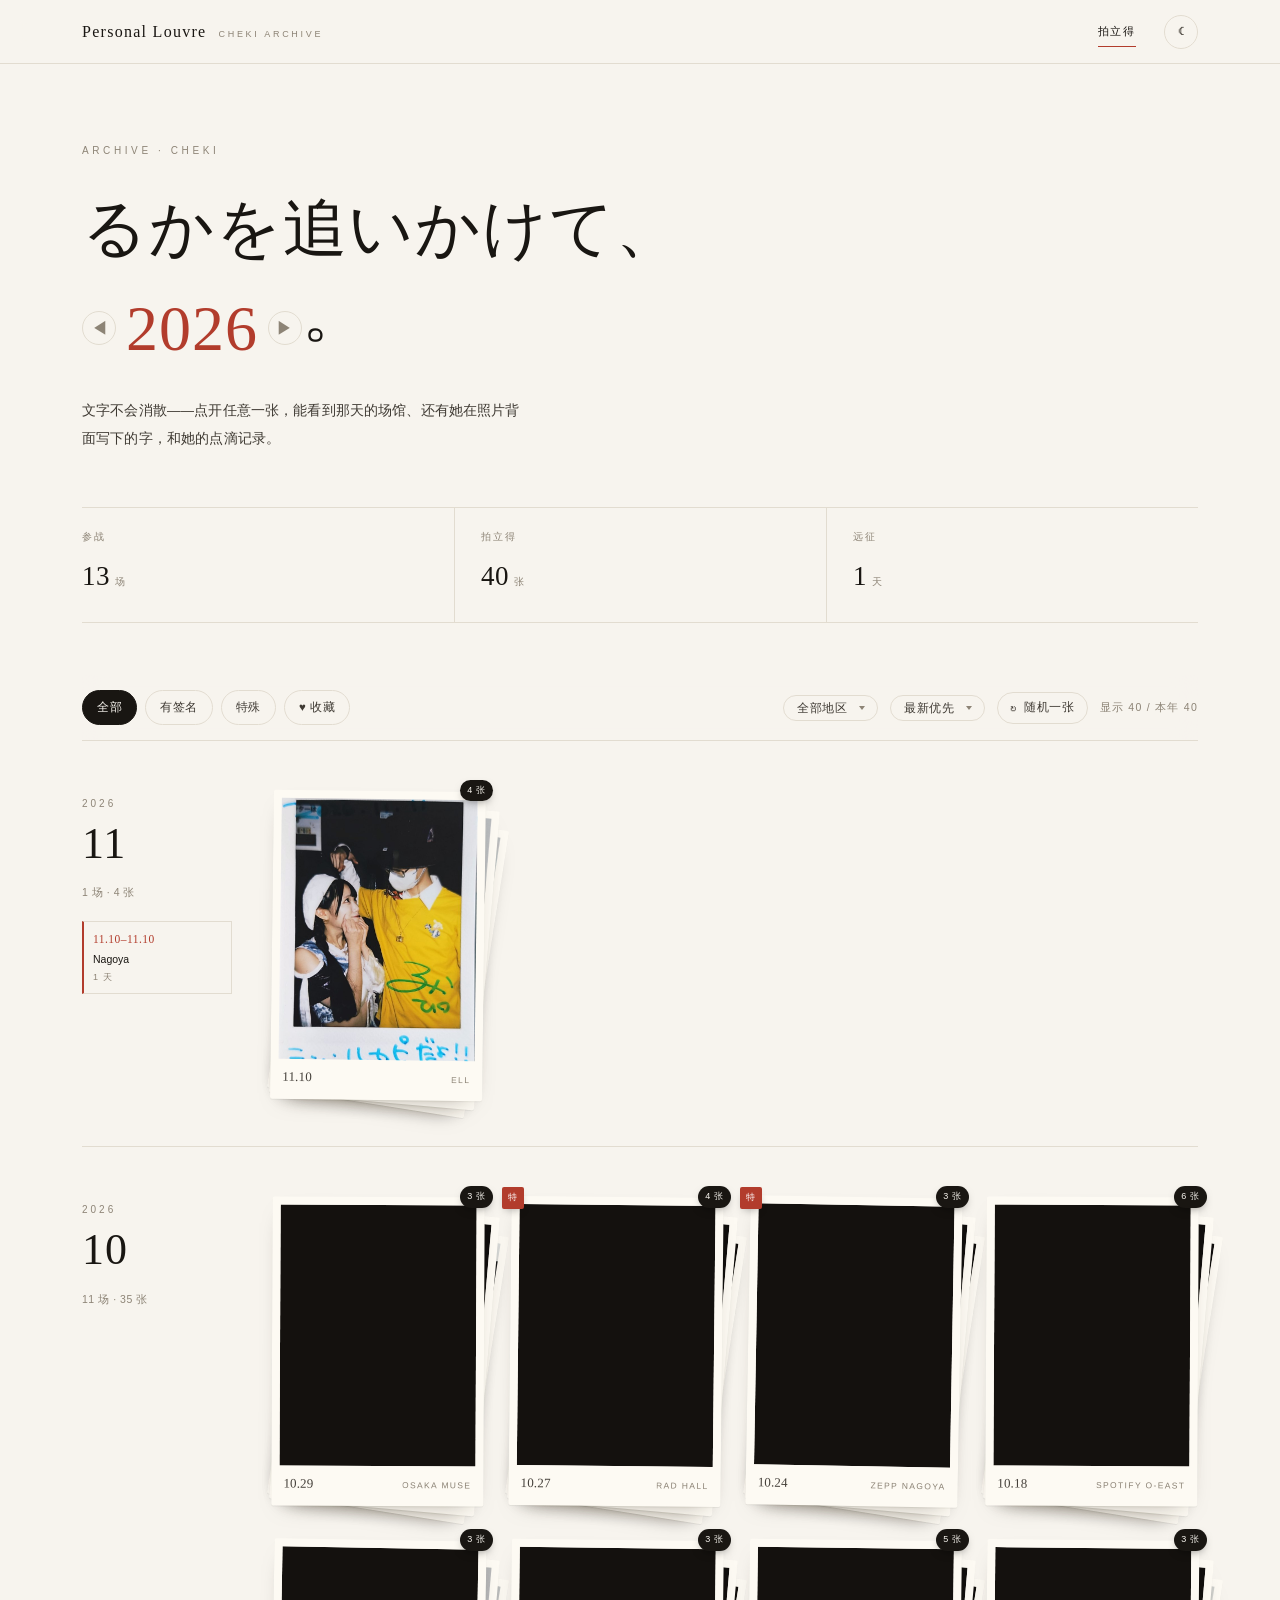
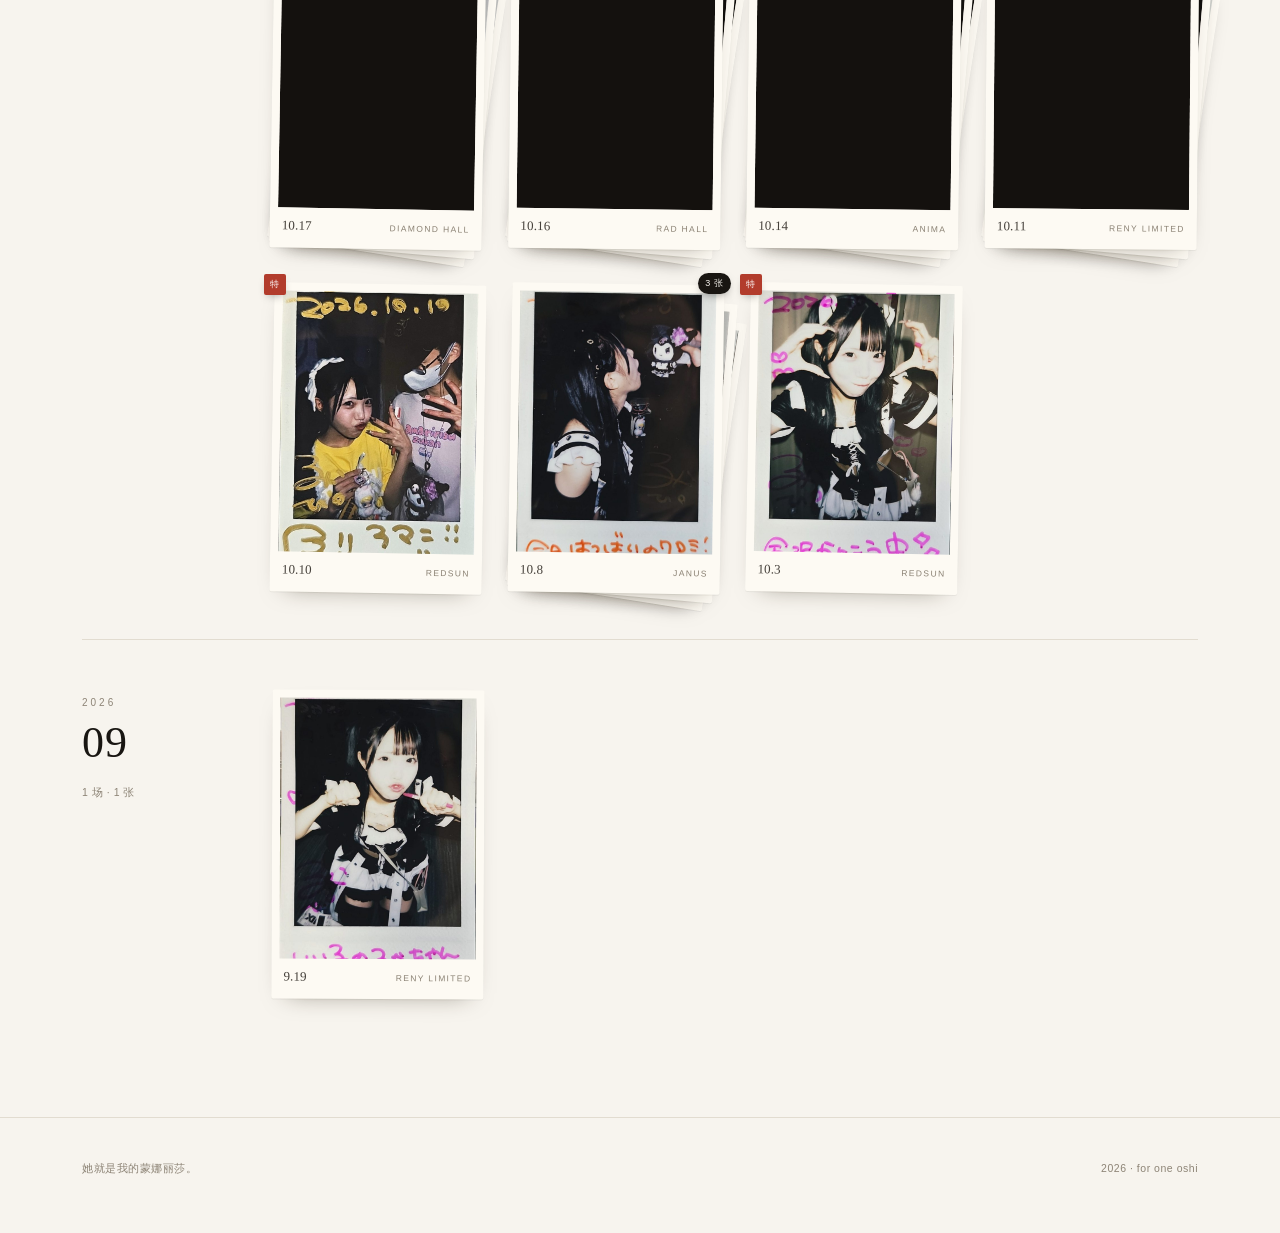
<file: index.html>
<!doctype html>
<html lang="zh-CN" data-mode="viewer">
<head>
<meta charset="utf-8">
<meta name="viewport" content="width=device-width, initial-scale=1">
<title>神楽るかとのカケラ</title>
<meta name="description" content="Len 的参战记录：按日期排列的拍立得、现场与统计。">
<link rel="icon" href="data:image/svg+xml,%3Csvg xmlns='http://www.w3.org/2000/svg' viewBox='0 0 32 32'%3E%3Crect width='32' height='32' rx='3' fill='%23f7f4ee'/%3E%3Crect x='4' y='4' width='24' height='21' fill='%23b23c2c'/%3E%3Crect x='4' y='25' width='24' height='3' fill='%23f7f4ee'/%3E%3C/svg%3E">
<link rel="stylesheet" href="assets/css/style.css">
</head>
<body>

<header class="site-head">
  <div class="wrap">
    <a class="brand" href="index.html"><span class="brand-name">Personal Louvre</span><span class="brand-sub">Cheki Archive</span></a>
    <div class="head-right">
      <nav class="nav" aria-label="主导航">
        <a href="index.html" data-nav="home">拍立得</a>
        <a href="stats.html" data-nav="stats">统计</a>
      </nav>
      <button class="icon-btn" type="button" data-theme-toggle aria-label="切换主题">☾</button>
    </div>
  </div>
</header>

<main class="wrap">
  <section class="hero">
    <p class="eyebrow">Archive  · Cheki</p>
    <h1><span id="hero-member">るか</span>を追いかけて、<br><span class="year-switch" id="year-switch"><button type="button" data-year="-1" aria-label="上一年">◀</button><b id="year-label">2026</b><button type="button" data-year="1" aria-label="下一年">▶</button></span>。</h1>
    <p class="lede">文字不会消散——点开任意一张，能看到那天的场馆、还有她在照片背面写下的字，和她的点滴记录。</p>
    <dl class="hero-stats">
      <div class="hstat"><dt>参战</dt><dd><span id="stat-shows">—</span><small>场</small></dd></div>
      <div class="hstat"><dt>拍立得</dt><dd><span id="stat-cheki">—</span><small>张</small></dd></div>
      <div class="hstat"><dt>远征</dt><dd><span id="stat-trip">—</span><small>天</small></dd></div>
    </dl>
  </section>

  <div class="toolbar">
    <div class="chips" id="filter-chips" role="group" aria-label="筛选">
      <button class="chip" type="button" data-filter="all" aria-pressed="true">全部</button>
      <button class="chip" type="button" data-filter="signed" aria-pressed="false">有签名</button>
      <button class="chip" type="button" data-filter="special" aria-pressed="false">特殊</button>
      <button class="chip" type="button" data-filter="fav" aria-pressed="false">♥ 收藏</button>
    </div>
    <div class="toolbar-side">
      <span class="select-wrap">
        <select class="select" id="venue-filter" aria-label="按所在地筛选">
          <option value="all">全部地区</option>
        </select>
      </span>
      <span class="select-wrap">
        <select class="select" id="sort" aria-label="排序">
          <option value="desc">最新优先</option>
          <option value="asc">最早优先</option>
          <option value="rarity">稀有度</option>
        </select>
      </span>
      <button class="tool-btn" type="button" id="random-btn" aria-label="随机一张" title="随机重温一张"><span class="ico" aria-hidden="true">↻</span><span class="lbl">随机一张</span></button>
      <span class="count" id="count">显示 0 / 0</span>
    </div>
  </div>

  <section id="timeline" aria-label="拍立得墙"></section>
</main>

<footer class="site-foot">
  <div class="wrap row">
    <p class="note" data-site-note>她就是我的蒙娜丽莎。</p>
    <p class="foot-actions"><span id="foot-year">2026</span> · for one oshi</p>
  </div>
</footer>


<script src="assets/js/data.js"></script>
<script src="assets/js/art.js"></script>
<script src="assets/js/common.js"></script>
<script src="assets/js/home.js"></script>
</body>
</html>
</file>
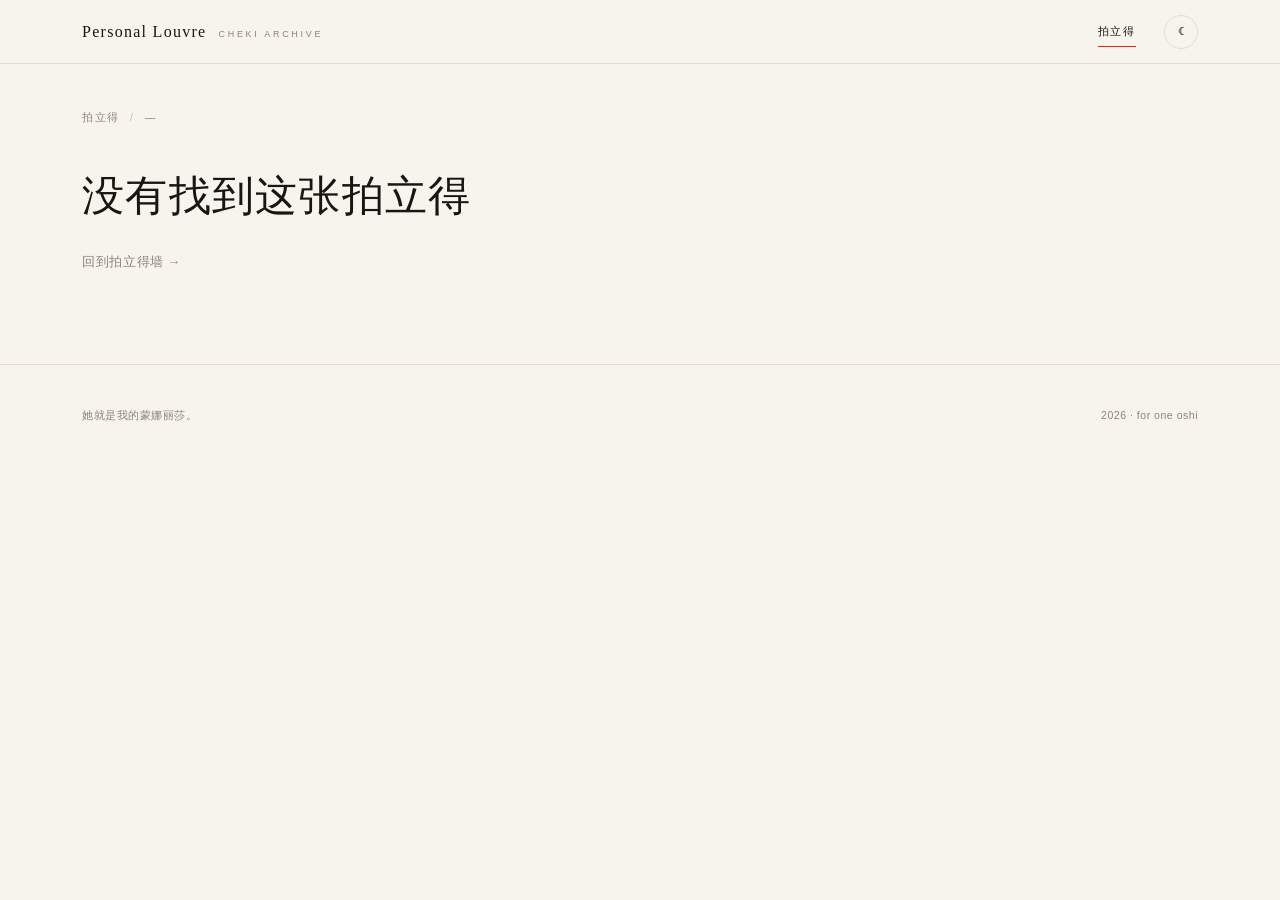
<file: cheki.html>
<!doctype html>
<html lang="zh-CN" data-mode="viewer">
<head>
<meta charset="utf-8">
<meta name="viewport" content="width=device-width, initial-scale=1">
<title>神楽るかとのカケラ</title>
<link rel="icon" href="data:image/svg+xml,%3Csvg xmlns='http://www.w3.org/2000/svg' viewBox='0 0 32 32'%3E%3Crect width='32' height='32' rx='3' fill='%23f7f4ee'/%3E%3Crect x='4' y='4' width='24' height='21' fill='%23b23c2c'/%3E%3Crect x='4' y='25' width='24' height='3' fill='%23f7f4ee'/%3E%3C/svg%3E">
<link rel="stylesheet" href="assets/css/style.css">
</head>
<body>

<header class="site-head">
  <div class="wrap">
    <a class="brand" href="index.html"><span class="brand-name">Personal Louvre</span><span class="brand-sub">Cheki Archive</span></a>
    <div class="head-right">
      <nav class="nav" aria-label="主导航">
        <a href="index.html" data-nav="home">拍立得</a>
        <a href="stats.html" data-nav="stats">统计</a>
      </nav>
      <button class="icon-btn" type="button" data-theme-toggle aria-label="切换主题">☾</button>
    </div>
  </div>
</header>

<main class="wrap detail-wrap">
  <nav class="crumbs" aria-label="面包屑">
    <a href="index.html">拍立得</a>
    <span class="sep">/</span>
    <span id="crumb-date">—</span>
  </nav>

  <div id="detail" class="detail-grid"></div>

  <div id="notfound" hidden>
    <h1 class="page-title">没有找到这张拍立得</h1>
    <p class="page-lede" style="margin-top:18px"><a href="index.html">回到拍立得墙 →</a></p>
  </div>
</main>

<footer class="site-foot">
  <div class="wrap row">
    <p class="note" data-site-note>她就是我的蒙娜丽莎。</p>
    <p><span id="foot-year">2026</span> · for one oshi</p>
  </div>
</footer>

<script src="assets/js/data.js"></script>
<script src="assets/js/art.js"></script>
<script src="assets/js/common.js"></script>
<script src="assets/js/detail.js"></script>
</body>
</html>
</file>
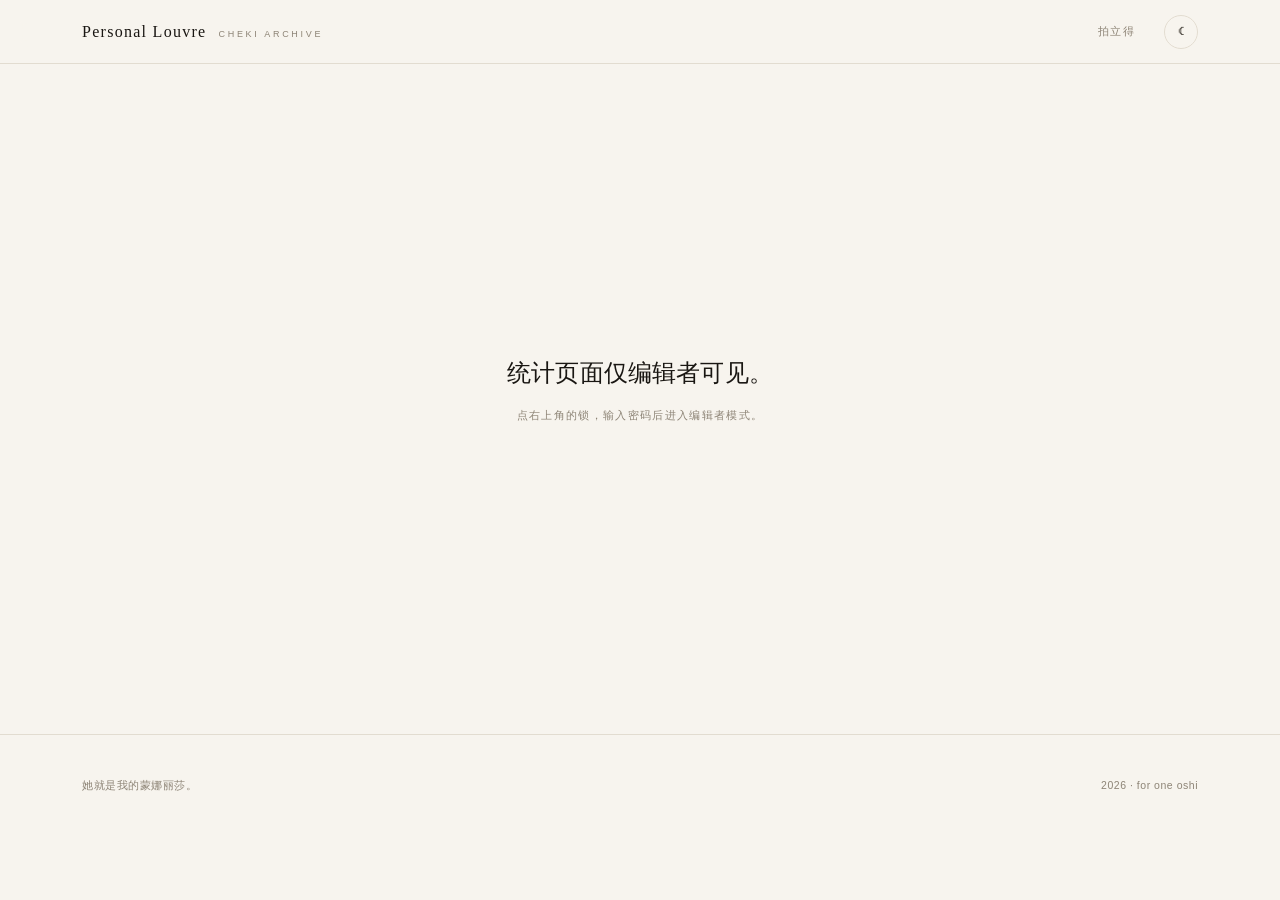
<file: stats.html>
<!doctype html>
<html lang="zh-CN" data-mode="viewer">
<head>
<meta charset="utf-8">
<meta name="viewport" content="width=device-width, initial-scale=1">
<title>统计 — 神楽るかとのカケラ</title>
<meta name="description" content="按年份与月份查看参战、支出与远征的记录。">
<link rel="icon" href="data:image/svg+xml,%3Csvg xmlns='http://www.w3.org/2000/svg' viewBox='0 0 32 32'%3E%3Crect width='32' height='32' rx='3' fill='%23f7f4ee'/%3E%3Crect x='4' y='4' width='24' height='21' fill='%23b23c2c'/%3E%3Crect x='4' y='25' width='24' height='3' fill='%23f7f4ee'/%3E%3C/svg%3E">
<link rel="stylesheet" href="assets/css/style.css">
</head>
<body>

<header class="site-head">
  <div class="wrap">
    <a class="brand" href="index.html"><span class="brand-name">Personal Louvre</span><span class="brand-sub">Cheki Archive</span></a>
    <div class="head-right">
      <nav class="nav" aria-label="主导航">
        <a href="index.html" data-nav="home">拍立得</a>
        <a href="stats.html" data-nav="stats">统计</a>
      </nav>
      <button class="icon-btn" type="button" data-theme-toggle aria-label="切换主题">☾</button>
    </div>
  </div>
</header>

<div class="wrap stats-guard" id="stats-guard">
  <p>统计页面仅编辑者可见。</p>
  <p class="hint">点右上角的锁，输入密码后进入编辑者模式。</p>
</div>

<main class="wrap stats-wrap">
  <header class="stats-head">
    <p class="eyebrow">ARCHIVE · STATS</p>
    <h1 class="page-title">数字で見る、<span class="year-switch" id="year-switch"><button type="button" data-year="-1" aria-label="上一年">◀</button><b id="year-label">2026</b><button type="button" data-year="1" aria-label="下一年">▶</button></span>。</h1>
    <p class="page-lede" id="lede">—</p>
  </header>

  <nav class="month-strip" id="month-strip" aria-label="按年份与月份查看"></nav>
  <p class="strip-hint">← 左右滑动看 12 个月 →</p>

  <dl class="kpis" id="kpis"></dl>

  <section class="chart">
    <div class="chart-head">
      <h2>每月支出</h2>
      <p>按类别堆叠 · 日元</p>
    </div>
    <div id="monthly"></div>
    <p class="chart-hint">← 左右滑动看全年 →</p>
    <ul class="legend" id="legend"></ul>
  </section>

  <div class="two-col">
    <section class="chart">
      <div class="chart-head">
        <h2>花在哪儿</h2>
        <p>类别构成</p>
      </div>
      <div class="bars" id="cats"></div>
    </section>
    <section class="chart">
      <div class="chart-head">
        <h2>去得最多</h2>
        <p>场馆</p>
      </div>
      <div class="bars" id="venues"></div>
    </section>
  </div>

  <div class="two-col">
    <section class="chart">
      <div class="chart-head">
        <h2>听得最多</h2>
        <p>曲目</p>
      </div>
      <div class="bars" id="songs"></div>
    </section>
    <section class="chart">
      <div class="chart-head">
        <h2>衣装</h2>
        <p>拍立得张数</p>
      </div>
      <div class="costumes" id="costumes"></div>
    </section>
  </div>
</main>

<footer class="site-foot">
  <div class="wrap row">
    <p class="note" data-site-note>她就是我的蒙娜丽莎。</p>
    <p><span id="foot-year">2026</span> · for one oshi</p>
  </div>
</footer>

<script src="assets/js/data.js"></script>
<script src="assets/js/art.js"></script>
<script src="assets/js/common.js"></script>
<script src="assets/js/stats.js"></script>
</body>
</html>
</file>
<file: assets/css/style.css>
/* ==================================================================
   灯台モラトリアム 参戦記録 — 样式
   ================================================================== */

:root {
  --paper: #f7f4ee;
  --paper-2: #efeae0;
  --card: #fffdf8;
  --ink: #191612;
  --ink-2: #3f3a33;
  --muted: #8d8476;
  --line: #e2dcd0;
  --accent: #b23c2c;
  --accent-soft: #ecd4cd;
  --serif: "Hiragino Mincho ProN", "Yu Mincho", "Noto Serif JP", "Songti SC", serif;
  --sans: "Hiragino Kaku Gothic ProN", "Yu Gothic", "Noto Sans JP", -apple-system, "Segoe UI", sans-serif;
  --hand: "Segoe Print", "Bradley Hand", "Yu Mincho", cursive;
  --max: 1180px;
  --head-h: 64px;
}

html[data-theme="dark"] {
  --paper: #12100e;
  --paper-2: #1a1714;
  --card: #1c1915;
  --ink: #f0ebe1;
  --ink-2: #c9c1b4;
  --muted: #8e8577;
  --line: #2c2620;
  --accent: #e0765f;
  --accent-soft: #3a2622;
}

@media (prefers-color-scheme: dark) {
  html:not([data-theme="light"]) {
    --paper: #12100e;
    --paper-2: #1a1714;
    --card: #1c1915;
    --ink: #f0ebe1;
    --ink-2: #c9c1b4;
    --muted: #8e8577;
    --line: #2c2620;
    --accent: #e0765f;
    --accent-soft: #3a2622;
  }
}

*,
*::before,
*::after { box-sizing: border-box; }

html {
  -webkit-text-size-adjust: 100%;
  scroll-behavior: smooth;
}

body {
  margin: 0;
  background: var(--paper);
  color: var(--ink);
  font-family: var(--sans);
  font-size: 15px;
  line-height: 1.75;
  letter-spacing: 0.01em;
  -webkit-font-smoothing: antialiased;
  text-rendering: optimizeLegibility;
}

body.is-locked { overflow: hidden; }

img { display: block; max-width: 100%; height: auto; }
a { color: inherit; text-decoration: none; }
button { font: inherit; color: inherit; background: none; border: 0; padding: 0; cursor: pointer; }
h1, h2, h3, p, dl, dd, dt, ul, ol { margin: 0; }
ul, ol { padding: 0; list-style: none; }

:focus-visible {
  outline: 2px solid var(--accent);
  outline-offset: 3px;
  border-radius: 2px;
}

.wrap {
  max-width: var(--max);
  margin: 0 auto;
  padding: 0 32px;
}

.sr-only {
  position: absolute;
  width: 1px; height: 1px;
  padding: 0; margin: -1px;
  overflow: hidden;
  clip: rect(0 0 0 0);
  white-space: nowrap;
  border: 0;
}

/* ---------------- 页头 ---------------- */

.site-head {
  position: sticky;
  top: 0;
  z-index: 40;
  height: var(--head-h);
  border-bottom: 1px solid var(--line);
  background: var(--paper);
  background: color-mix(in srgb, var(--paper) 86%, transparent);
  backdrop-filter: saturate(1.3) blur(14px);
  -webkit-backdrop-filter: saturate(1.3) blur(14px);
}

.site-head .wrap {
  height: 100%;
  display: flex;
  align-items: center;
  justify-content: space-between;
  gap: 24px;
}

.brand {
  display: flex;
  align-items: baseline;
  gap: 12px;
  font-family: var(--serif);
  font-size: 16px;
  letter-spacing: 0.08em;
  white-space: nowrap;
}

.brand .brand-sub {
  font-family: var(--sans);
  font-size: 9px;
  letter-spacing: 0.3em;
  text-transform: uppercase;
  color: var(--muted);
}

.head-right { display: flex; align-items: center; gap: 28px; }

.nav {
  display: flex;
  gap: 24px;
  font-size: 11px;
  letter-spacing: 0.16em;
  color: var(--muted);
}

.nav a { position: relative; padding: 6px 0; transition: color 0.2s; }
.nav a:hover { color: var(--ink); }
.nav a.is-active { color: var(--ink); }
.nav a.is-active::after {
  content: "";
  position: absolute;
  left: 0; right: 0; bottom: 0;
  height: 1px;
  background: var(--accent);
}

.icon-btn {
  width: 34px; height: 34px;
  display: grid; place-items: center;
  border: 1px solid var(--line);
  border-radius: 50%;
  font-size: 13px;
  color: var(--ink-2);
  transition: border-color 0.2s, color 0.2s, transform 0.2s;
}
.icon-btn:hover { border-color: var(--ink); color: var(--ink); transform: rotate(-8deg); }

/* ---------------- 首页 hero ---------------- */

.hero { padding: 78px 0 52px; }

.eyebrow {
  font-size: 10px;
  letter-spacing: 0.36em;
  text-transform: uppercase;
  color: var(--muted);
  margin-bottom: 26px;
}

.hero h1 {
  font-family: var(--serif);
  font-weight: 500;
  font-size: clamp(36px, 5.2vw, 64px);
  line-height: 1.34;
  letter-spacing: 0.015em;
  margin-bottom: 26px;
}

.hero h1 .accent { color: var(--accent); }

.hero .lede {
  max-width: 33em;
  color: var(--ink-2);
  font-size: 13.5px;
  line-height: 2.05;
}

.hero-stats {
  display: grid;
  grid-template-columns: repeat(3, 1fr);
  margin-top: 54px;
  border-top: 1px solid var(--line);
  border-bottom: 1px solid var(--line);
}

.hstat { padding: 20px 26px 22px; border-left: 1px solid var(--line); }
.hstat:first-child { border-left: 0; padding-left: 0; }
.hstat dt {
  font-size: 10px;
  letter-spacing: 0.2em;
  color: var(--muted);
  margin-bottom: 8px;
}
.hstat dd {
  font-family: var(--serif);
  font-size: clamp(20px, 2.4vw, 27px);
  letter-spacing: 0.02em;
  white-space: nowrap;
}
.hstat dd small {
  font-family: var(--sans);
  font-size: 10px;
  color: var(--muted);
  margin-left: 5px;
  letter-spacing: 0.08em;
}

/* ---------------- 工具条 ---------------- */

.toolbar {
  position: sticky;
  top: var(--head-h);
  z-index: 30;
  display: flex;
  align-items: center;
  justify-content: space-between;
  gap: 18px;
  flex-wrap: wrap;
  padding: 13px 0;
  background: var(--paper);
  background: color-mix(in srgb, var(--paper) 92%, transparent);
  backdrop-filter: blur(12px);
  -webkit-backdrop-filter: blur(12px);
  border-bottom: 1px solid var(--line);
}

.chips {
  display: flex;
  gap: 8px;
  overflow-x: auto;
  scrollbar-width: none;
  padding: 2px 0;
}
.chips::-webkit-scrollbar { display: none; }

.chip {
  flex: 0 0 auto;
  border: 1px solid var(--line);
  border-radius: 999px;
  padding: 6px 14px;
  font-size: 11.5px;
  letter-spacing: 0.05em;
  color: var(--ink-2);
  transition: background 0.2s, border-color 0.2s, color 0.2s;
}
.chip:hover { border-color: var(--ink-2); color: var(--ink); }
.chip[aria-pressed="true"] {
  background: var(--ink);
  border-color: var(--ink);
  color: var(--paper);
}

.toolbar-side { display: flex; align-items: center; gap: 12px; }

.select-wrap { position: relative; display: inline-flex; align-items: center; }
.select-wrap::after {
  content: "";
  position: absolute;
  right: 13px;
  width: 0; height: 0;
  border-left: 3px solid transparent;
  border-right: 3px solid transparent;
  border-top: 4px solid var(--muted);
  pointer-events: none;
}
.select {
  appearance: none;
  -webkit-appearance: none;
  border: 1px solid var(--line);
  background: transparent;
  color: var(--ink-2);
  font-family: var(--sans);
  font-size: 11.5px;
  letter-spacing: 0.04em;
  padding: 6px 30px 6px 13px;
  border-radius: 999px;
  cursor: pointer;
}
.select:hover { border-color: var(--ink-2); }

.count {
  font-size: 10.5px;
  letter-spacing: 0.12em;
  color: var(--muted);
  white-space: nowrap;
}

/* ---------------- 时间轴 ---------------- */

#timeline { padding-bottom: 72px; min-height: 40vh; }

.month {
  display: grid;
  grid-template-columns: 150px minmax(0, 1fr);
  gap: 40px;
  padding: 50px 0 46px;
  border-bottom: 1px solid var(--line);
}
.month:last-child { border-bottom: 0; }

.month-head {
  position: sticky;
  top: 128px;
  align-self: start;
  padding-top: 4px;
}
.month-head .y {
  display: block;
  font-size: 10px;
  letter-spacing: 0.3em;
  color: var(--muted);
  margin-bottom: 10px;
}
.month-head .m {
  font-family: var(--serif);
  font-size: 44px;
  line-height: 1;
  letter-spacing: 0.02em;
}
.month-head .meta {
  margin-top: 16px;
  font-size: 10.5px;
  line-height: 2;
  letter-spacing: 0.05em;
  color: var(--muted);
}

.wall {
  display: grid;
  grid-template-columns: repeat(auto-fill, minmax(186px, 1fr));
  gap: 34px 26px;
  align-items: start;
}

/* ---------------- 拍立得卡片 ---------------- */

.polaroid {
  position: relative;
  display: block;
  width: 100%;
  background: #fdfaf3;
  padding: 8px 8px 40px;
  border-radius: 2px;
  box-shadow:
    0 1px 1px rgba(40, 30, 12, 0.06),
    0 10px 24px -16px rgba(40, 30, 12, 0.5);
  transform: rotate(var(--tilt, 0deg));
  transition: transform 0.45s cubic-bezier(0.2, 0.85, 0.25, 1), box-shadow 0.45s;
}

.polaroid:hover,
.polaroid:focus-within {
  transform: rotate(0deg) translateY(-6px);
  box-shadow:
    0 2px 3px rgba(40, 30, 12, 0.06),
    0 24px 44px -20px rgba(40, 30, 12, 0.55);
  z-index: 3;
}

.polaroid .shot { position: relative; display: block; overflow: hidden; background: #14110e; }

.polaroid img {
  width: 100%;
  aspect-ratio: 3 / 4;
  object-fit: cover;
  filter: saturate(0.94) contrast(1.03);
  transition: transform 0.7s cubic-bezier(0.2, 0.85, 0.25, 1);
}
.polaroid:hover img { transform: scale(1.025); }

.polaroid .cap {
  position: absolute;
  left: 12px; right: 12px; bottom: 11px;
  display: flex;
  align-items: baseline;
  justify-content: space-between;
  gap: 8px;
  color: #6a6255;
  pointer-events: none;
}
.polaroid .cap .d {
  font-family: var(--hand);
  font-size: 13px;
  color: #45403a;
  letter-spacing: 0;
}
.polaroid .cap .v {
  font-size: 8.5px;
  letter-spacing: 0.16em;
  text-transform: uppercase;
  color: #8a8173;
  white-space: nowrap;
  overflow: hidden;
  text-overflow: ellipsis;
}

.polaroid .fav-dot {
  position: absolute;
  top: 15px; right: 15px;
  font-size: 13px;
  color: #cf5540;
  text-shadow: 0 1px 4px rgba(0, 0, 0, 0.35);
  opacity: 0;
  transform: scale(0.7);
  transition: opacity 0.25s, transform 0.25s;
}
.polaroid.is-fav .fav-dot { opacity: 1; transform: scale(1); }

.zoom {
  position: absolute;
  top: 14px; left: 14px;
  z-index: 2;
  width: 28px; height: 28px;
  display: grid; place-items: center;
  border-radius: 50%;
  background: rgba(18, 15, 11, 0.55);
  color: #fff;
  font-size: 12px;
  line-height: 1;
  opacity: 0;
  transform: translateY(-4px);
  transition: opacity 0.25s, transform 0.25s, background 0.2s;
}
.polaroid:hover .zoom,
.zoom:focus-visible { opacity: 1; transform: none; }
.zoom:hover { background: rgba(18, 15, 11, 0.85); }

@media (hover: none) {
  .zoom { opacity: 1; transform: none; width: 32px; height: 32px; }
}

/* 空状态 */
.empty {
  padding: 90px 0;
  text-align: center;
  color: var(--muted);
}
.empty p { font-size: 13px; letter-spacing: 0.06em; }
.empty .empty-sub { margin-top: 10px; font-size: 11.5px; }
.empty button {
  margin-top: 18px;
  border-bottom: 1px solid var(--ink);
  color: var(--ink);
  font-size: 12px;
  padding-bottom: 2px;
}

/* ---------------- 灯箱 ---------------- */

.lb {
  position: fixed;
  inset: 0;
  z-index: 100;
  display: grid;
  grid-template-columns: minmax(0, 1fr) 360px;
  background: #0e0c0a;
  color: #f2ede3;
  animation: lb-in 0.25s ease;
}
.lb[hidden] { display: none; }

@keyframes lb-in {
  from { opacity: 0; }
  to { opacity: 1; }
}

.lb-close {
  position: absolute;
  top: 18px; right: 18px;
  z-index: 3;
  width: 40px; height: 40px;
  display: grid; place-items: center;
  border: 1px solid rgba(255, 255, 255, 0.22);
  border-radius: 50%;
  color: #f2ede3;
  font-size: 20px;
  line-height: 1;
  transition: background 0.2s, border-color 0.2s;
}
.lb-close:hover { background: rgba(255, 255, 255, 0.1); border-color: rgba(255, 255, 255, 0.5); }

.lb-stage {
  grid-column: 1;
  display: grid;
  place-items: center;
  padding: 56px 72px;
  min-height: 0;
  overflow: hidden;
}
.lb-stage img {
  max-width: 100%;
  max-height: calc(100vh - 112px);
  width: auto;
  height: auto;
  filter: drop-shadow(0 30px 60px rgba(0, 0, 0, 0.55));
  animation: lb-img 0.35s cubic-bezier(0.2, 0.85, 0.25, 1);
}

@keyframes lb-img {
  from { opacity: 0; transform: translateY(10px) scale(0.99); }
  to { opacity: 1; transform: none; }
}

.lb-nav {
  position: absolute;
  top: 50%;
  transform: translateY(-50%);
  z-index: 3;
  width: 46px; height: 46px;
  display: grid; place-items: center;
  border: 1px solid rgba(255, 255, 255, 0.18);
  border-radius: 50%;
  color: #f2ede3;
  font-size: 16px;
  transition: background 0.2s, border-color 0.2s;
}
.lb-nav:hover { background: rgba(255, 255, 255, 0.1); border-color: rgba(255, 255, 255, 0.5); }
.lb-prev { left: 18px; }
.lb-next { left: calc(100% - 360px - 64px); }

.lb-side {
  grid-column: 2;
  border-left: 1px solid rgba(255, 255, 255, 0.1);
  padding: 78px 34px 34px;
  display: flex;
  flex-direction: column;
  gap: 12px;
  overflow-y: auto;
}
.lb-count {
  font-size: 10px;
  letter-spacing: 0.28em;
  color: rgba(242, 237, 227, 0.45);
  margin-bottom: 10px;
}
.lb-date {
  font-family: var(--serif);
  font-size: 21px;
  letter-spacing: 0.06em;
}
.lb-event {
  font-family: var(--serif);
  font-weight: 500;
  font-size: 17px;
  line-height: 1.7;
  letter-spacing: 0.02em;
}
.lb-sub {
  font-size: 12px;
  color: rgba(242, 237, 227, 0.6);
  letter-spacing: 0.05em;
}
.lb-msg {
  margin-top: 14px;
  padding: 16px 0;
  border-top: 1px solid rgba(255, 255, 255, 0.12);
  border-bottom: 1px solid rgba(255, 255, 255, 0.12);
  font-family: var(--hand);
  font-size: 15px;
  line-height: 1.8;
  color: rgba(242, 237, 227, 0.85);
}
.lb-msg[hidden] { display: none; }

.lb-actions {
  margin-top: auto;
  padding-top: 22px;
  display: flex;
  align-items: center;
  justify-content: space-between;
  gap: 12px;
}
.lb-fav {
  border: 1px solid rgba(255, 255, 255, 0.25);
  border-radius: 999px;
  padding: 8px 16px;
  font-size: 12px;
  color: #f2ede3;
  transition: background 0.2s, border-color 0.2s;
}
.lb-fav:hover { background: rgba(255, 255, 255, 0.08); }
.lb-fav.is-on { border-color: #cf5540; color: #f3a294; }
.lb-link {
  font-size: 12px;
  letter-spacing: 0.08em;
  color: rgba(242, 237, 227, 0.8);
  border-bottom: 1px solid rgba(242, 237, 227, 0.35);
  padding-bottom: 2px;
}
.lb-link:hover { color: #fff; border-color: #fff; }

/* ---------------- 详情页 ---------------- */

.detail-wrap { padding-top: 44px; padding-bottom: 90px; }

.crumbs {
  display: flex;
  align-items: center;
  gap: 10px;
  font-size: 10.5px;
  letter-spacing: 0.16em;
  color: var(--muted);
  margin-bottom: 34px;
}
.crumbs a:hover { color: var(--ink); }
.crumbs .sep { opacity: 0.5; }

.detail-grid {
  display: grid;
  grid-template-columns: minmax(0, 420px) minmax(0, 1fr);
  gap: 64px;
  align-items: start;
}

.stage-col { position: sticky; top: calc(var(--head-h) + 26px); }

.stage-polaroid {
  background: #fdfaf3;
  padding: 12px 12px 56px;
  border-radius: 2px;
  box-shadow:
    0 2px 3px rgba(40, 30, 12, 0.07),
    0 30px 60px -30px rgba(40, 30, 12, 0.55);
}
.stage-polaroid img {
  width: 100%;
  aspect-ratio: 3 / 4;
  object-fit: cover;
  background: #14110e;
}

.stage-bar {
  display: flex;
  align-items: center;
  justify-content: space-between;
  gap: 12px;
  margin-top: 18px;
}

.seg {
  display: inline-flex;
  border: 1px solid var(--line);
  border-radius: 999px;
  overflow: hidden;
}
.seg button {
  padding: 6px 14px;
  font-size: 11px;
  letter-spacing: 0.06em;
  color: var(--muted);
  transition: background 0.2s, color 0.2s;
}
.seg button + button { border-left: 1px solid var(--line); }
.seg button[aria-pressed="true"] { background: var(--ink); color: var(--paper); }

.fav-btn {
  display: inline-flex;
  align-items: center;
  gap: 6px;
  border: 1px solid var(--line);
  border-radius: 999px;
  padding: 6px 14px;
  font-size: 11px;
  letter-spacing: 0.06em;
  color: var(--ink-2);
  transition: border-color 0.2s, color 0.2s;
}
.fav-btn:hover { border-color: var(--accent); color: var(--accent); }
.fav-btn.is-on { border-color: var(--accent); color: var(--accent); }

.stage-foot {
  display: flex;
  align-items: center;
  justify-content: space-between;
  gap: 12px;
  margin-top: 14px;
  font-size: 10.5px;
  letter-spacing: 0.1em;
  color: var(--muted);
}
.stage-foot a:hover { color: var(--ink); }

/* 右栏 */
.info-col { padding-top: 4px; }

.date-line {
  display: flex;
  align-items: baseline;
  gap: 12px;
  font-size: 11px;
  letter-spacing: 0.18em;
  color: var(--muted);
  margin-bottom: 14px;
}
.date-line .big {
  font-family: var(--serif);
  font-size: 30px;
  letter-spacing: 0.04em;
  color: var(--ink);
}

.event-title {
  font-family: var(--serif);
  font-weight: 500;
  font-size: clamp(24px, 3vw, 34px);
  line-height: 1.5;
  letter-spacing: 0.02em;
  margin-bottom: 16px;
}

.venue-line {
  display: flex;
  align-items: baseline;
  flex-wrap: wrap;
  gap: 8px 14px;
  font-size: 12.5px;
  color: var(--ink-2);
}
.venue-line .area { font-size: 10.5px; letter-spacing: 0.1em; color: var(--muted); }

.tag {
  display: inline-block;
  border: 1px solid var(--line);
  border-radius: 999px;
  padding: 2px 10px;
  font-size: 10px;
  letter-spacing: 0.1em;
  color: var(--ink-2);
  vertical-align: 1px;
}
.tag.accent { border-color: var(--accent); color: var(--accent); }
.tag.special { border-color: var(--accent); color: var(--accent); background: rgba(178, 60, 44, 0.06); }

.meta-grid {
  display: grid;
  grid-template-columns: repeat(3, minmax(0, 1fr));
  gap: 0;
  margin: 32px 0 8px;
  border-top: 1px solid var(--line);
  border-bottom: 1px solid var(--line);
}
.meta-grid div { padding: 14px 12px 16px; border-left: 1px solid var(--line); }
.meta-grid div:first-child { border-left: 0; padding-left: 0; }
.meta-grid dt {
  font-size: 9.5px;
  letter-spacing: 0.18em;
  color: var(--muted);
  margin-bottom: 5px;
}
.meta-grid dd { font-size: 13px; letter-spacing: 0.03em; }

.section { padding: 38px 0 0; }
.section-title {
  display: flex;
  align-items: baseline;
  justify-content: space-between;
  gap: 12px;
  font-family: var(--serif);
  font-size: 15px;
  font-weight: 500;
  letter-spacing: 0.14em;
  padding-bottom: 14px;
  border-bottom: 1px solid var(--line);
  margin-bottom: 22px;
}
.section-title small {
  font-family: var(--sans);
  font-size: 10px;
  letter-spacing: 0.14em;
  color: var(--muted);
}

/* 开销 */
.exp { display: flex; flex-direction: column; gap: 13px; }

.exp-row { display: grid; grid-template-columns: 76px 1fr auto; align-items: center; gap: 14px; }
.exp-row .lbl { font-size: 11.5px; letter-spacing: 0.1em; color: var(--ink-2); }
.exp-row .val { font-size: 12.5px; letter-spacing: 0.03em; font-variant-numeric: tabular-nums; }

.exp-track { height: 4px; background: var(--paper-2); border-radius: 2px; overflow: hidden; }
.exp-fill { display: block; height: 100%; background: var(--ink-2); border-radius: 2px; }
.exp-row:first-child .exp-fill { background: var(--accent); }

.exp-total {
  display: flex;
  align-items: baseline;
  justify-content: space-between;
  margin-top: 22px;
  padding-top: 18px;
  border-top: 1px solid var(--line);
}
.exp-total .lbl { font-size: 10.5px; letter-spacing: 0.18em; color: var(--muted); }
.exp-total .num {
  font-family: var(--serif);
  font-size: 30px;
  letter-spacing: 0.02em;
}
.exp-note {
  margin-top: 8px;
  font-size: 10.5px;
  color: var(--muted);
  letter-spacing: 0.05em;
  text-align: right;
}

/* 曲目 */
.setlist { display: flex; flex-wrap: wrap; gap: 8px; }
.setlist li {
  border: 1px solid var(--line);
  border-radius: 2px;
  padding: 6px 12px;
  font-size: 11.5px;
  letter-spacing: 0.05em;
  color: var(--ink-2);
}
.setlist li .no { color: var(--muted); margin-right: 8px; font-size: 9.5px; }

/* 备忘 */
.memo {
  font-size: 13.5px;
  line-height: 2.1;
  color: var(--ink-2);
  letter-spacing: 0.02em;
}

/* 同场 */
.thumbs { display: grid; grid-template-columns: repeat(auto-fill, minmax(96px, 1fr)); gap: 14px; }
.thumb {
  background: #fdfaf3;
  padding: 5px 5px 22px;
  border-radius: 1px;
  box-shadow: 0 1px 2px rgba(40, 30, 12, 0.08), 0 8px 16px -12px rgba(40, 30, 12, 0.5);
  transition: transform 0.3s;
}
.thumb:hover { transform: translateY(-3px) rotate(0deg); }
.thumb img { width: 100%; aspect-ratio: 3 / 4; object-fit: cover; }
.thumb .t-cap {
  display: block;
  margin-top: 5px;
  font-family: var(--hand);
  font-size: 9px;
  color: #55503f;
  text-align: center;
}

/* 上一张 / 下一张 */
.pager {
  display: grid;
  grid-template-columns: 1fr 1fr;
  gap: 1px;
  margin-top: 54px;
  border-top: 1px solid var(--line);
}
.pager a {
  padding: 24px 0 4px;
  display: flex;
  flex-direction: column;
  gap: 6px;
  transition: opacity 0.2s;
}
.pager a:hover { opacity: 0.65; }
.pager a.next { text-align: right; align-items: flex-end; }
.pager .dir { font-size: 9.5px; letter-spacing: 0.24em; color: var(--muted); }
.pager .name { font-family: var(--serif); font-size: 14px; letter-spacing: 0.04em; }
.pager a[hidden] { display: none; }

/* ---------------- 统计页 ---------------- */

.stats-wrap { padding-top: 60px; padding-bottom: 90px; }

.page-title {
  font-family: var(--serif);
  font-weight: 500;
  font-size: clamp(28px, 3.6vw, 42px);
  letter-spacing: 0.03em;
  margin-bottom: 12px;
}
.page-lede { font-size: 12.5px; color: var(--muted); letter-spacing: 0.05em; }

.stats-head .eyebrow {
  font-size: 10px;
  letter-spacing: 0.3em;
  color: var(--muted);
  margin-bottom: 12px;
}

.year-switch { display: inline-flex; align-items: center; gap: 2px; vertical-align: 0.1em; }
.year-switch b { font-weight: 500; color: var(--accent); padding: 0 4px; }
.year-switch button {
  width: 26px; height: 26px;
  margin: 0;
  display: inline-grid;
  place-items: center;
  border: 1px solid var(--line);
  border-radius: 50%;
  font-size: 11px;
  line-height: 1;
  color: var(--muted);
  transition: border-color 0.2s, color 0.2s;
}
.year-switch button:hover { border-color: var(--ink); color: var(--ink); }

.month-strip {
  display: grid;
  grid-template-columns: repeat(13, minmax(0, 1fr));
  margin-top: 36px;
  border-top: 1px solid var(--line);
  border-bottom: 1px solid var(--line);
}

.mcell {
  min-width: 0;
  padding: 13px 9px 15px;
  border-left: 1px solid var(--line);
  text-align: left;
  color: var(--ink-2);
  transition: background 0.2s, color 0.2s;
}
.mcell:first-child { border-left: 0; padding-left: 10px; }
.mcell .mc-m { display: block; font-size: 9.5px; letter-spacing: 0.16em; color: var(--muted); }
.mcell .mc-v { display: block; margin-top: 7px; font-size: 11.5px; font-variant-numeric: tabular-nums; white-space: nowrap; }
.mcell .mc-s { display: block; margin-top: 4px; font-size: 9px; color: var(--muted); white-space: nowrap; }
.mcell .mc-t { display: block; margin-top: 2px; font-size: 9px; color: var(--accent); white-space: nowrap; }
.mcell:hover { background: var(--card); }
.mcell.is-active { background: var(--ink); }
.mcell.is-active .mc-m,
.mcell.is-active .mc-s { color: rgba(255, 255, 255, 0.58); }
.mcell.is-active .mc-v { color: var(--paper); }
.mcell.is-active .mc-t { color: #e7b9a3; }

.month-strip ~ .kpis { margin-top: 34px; }
.strip-hint { display: none; }

.kpis {
  display: grid;
  grid-template-columns: repeat(3, 1fr);
  gap: 1px;
  margin: 48px 0 6px;
  background: var(--line);
  border: 1px solid var(--line);
}
.kpi {
  background: var(--paper);
  padding: 26px 26px 28px;
}
.kpi dt { font-size: 10px; letter-spacing: 0.2em; color: var(--muted); margin-bottom: 10px; }
.kpi dd {
  font-family: var(--serif);
  font-size: clamp(22px, 2.6vw, 30px);
  letter-spacing: 0.02em;
  white-space: nowrap;
}
.kpi dd small { font-family: var(--sans); font-size: 10px; color: var(--muted); margin-left: 6px; letter-spacing: 0.08em; }

.chart {
  margin-top: 44px;
  border: 1px solid var(--line);
  padding: 30px 30px 26px;
  background: var(--card);
}
.chart-head {
  display: flex;
  align-items: baseline;
  justify-content: space-between;
  gap: 16px;
  margin-bottom: 26px;
}
.chart-head h2 {
  font-family: var(--serif);
  font-size: 15px;
  font-weight: 500;
  letter-spacing: 0.14em;
}
.chart-head p { font-size: 10px; letter-spacing: 0.14em; color: var(--muted); }
.chart-hint { display: none; }

.chart svg { width: 100%; height: auto; display: block; overflow: visible; }
.bar-group { cursor: pointer; transition: opacity 0.25s; }
.bar-group.is-dim { opacity: 0.2; }
.bar-group:hover rect { filter: brightness(1.08); }
.axis-txt { font-family: var(--sans); font-size: 10px; fill: var(--muted); letter-spacing: 0.06em; }
.grid-line { stroke: var(--line); stroke-width: 1; }

.legend { display: flex; flex-wrap: wrap; gap: 14px 20px; margin-top: 22px; }
.legend li { display: flex; align-items: center; gap: 7px; font-size: 10.5px; color: var(--muted); letter-spacing: 0.06em; }
.legend i { width: 9px; height: 9px; border-radius: 1px; display: block; }

.bars { display: flex; flex-direction: column; gap: 16px; }
.bars-empty { font-size: 11px; color: var(--muted); letter-spacing: 0.06em; padding: 8px 0; }
.bar-row { display: grid; grid-template-columns: 108px 1fr auto; align-items: center; gap: 16px; }
.bar-row .name { font-size: 11.5px; letter-spacing: 0.04em; color: var(--ink-2); }
.bar-row .num { font-size: 11.5px; font-variant-numeric: tabular-nums; color: var(--muted); white-space: nowrap; }
.bar-track { height: 6px; background: var(--paper-2); border-radius: 3px; overflow: hidden; }
.bar-fill { display: block; height: 100%; background: var(--ink-2); border-radius: 3px; transition: width 0.6s ease; }
.bar-row:first-child .bar-fill { background: var(--accent); }

.costumes { display: flex; flex-wrap: wrap; gap: 10px; }
.costume {
  display: inline-flex;
  align-items: baseline;
  gap: 8px;
  border: 1px solid var(--line);
  padding: 7px 13px;
  font-size: 11.5px;
  color: var(--ink-2);
  letter-spacing: 0.04em;
}
.costume b { font-family: var(--serif); font-size: 13px; font-weight: 500; color: var(--ink); }

.two-col { display: grid; grid-template-columns: 1fr 1fr; gap: 44px; align-items: start; }
.two-col .chart { margin-top: 44px; }

/* ---------------- 页脚 ---------------- */

.site-foot {
  border-top: 1px solid var(--line);
  padding: 40px 0 54px;
  color: var(--muted);
  font-size: 10.5px;
  line-height: 2;
  letter-spacing: 0.05em;
}
.site-foot .row { display: flex; justify-content: space-between; gap: 30px; flex-wrap: wrap; }
.site-foot .note { max-width: 42em; }
.site-foot a { border-bottom: 1px solid var(--line); }
.site-foot a:hover { color: var(--ink); border-color: var(--ink); }

/* ---------------- 响应式 ---------------- */

@media (max-width: 1024px) {
  .detail-grid { grid-template-columns: minmax(0, 340px) minmax(0, 1fr); gap: 44px; }
  .lb { grid-template-columns: minmax(0, 1fr) 320px; }
  .lb-next { left: calc(100% - 320px - 64px); }
  .lb-side { padding: 70px 26px 26px; }
  .two-col { grid-template-columns: 1fr; gap: 0; }
}

@media (max-width: 860px) {
  .hero { padding: 54px 0 40px; }
  .hero-stats { grid-template-columns: repeat(3, 1fr); }
  .hstat:nth-child(3) { border-left: 0; padding-left: 0; }
  .hstat:nth-child(-n+2) { border-bottom: 1px solid var(--line); }
  .month { grid-template-columns: 1fr; gap: 26px; padding: 38px 0; }
  .month-head { position: static; display: flex; align-items: baseline; flex-wrap: wrap; gap: 6px 16px; }
  .month-head .y { margin-bottom: 0; }
  .month-head .m { font-size: 32px; }
  .month-head .meta { margin-top: 0; font-size: 10px; }
  .meta-grid { grid-template-columns: repeat(3, minmax(0, 1fr)); }
  .meta-grid div { padding: 12px 8px 14px; }
  .meta-grid div:nth-child(3) { border-left: 1px solid var(--line); padding-left: 8px; }
  .detail-grid { grid-template-columns: 1fr; gap: 34px; }
  .stage-col { position: static; }
  .stage-polaroid { max-width: 420px; }
  .kpis { grid-template-columns: repeat(2, 1fr); }
  .lb { grid-template-columns: 1fr; grid-template-rows: minmax(0, 1fr) auto; }
  .lb-stage { padding: 54px 24px 20px; }
  .lb-stage img { max-height: 56vh; }
  .lb-side { grid-column: 1; border-left: 0; border-top: 1px solid rgba(255, 255, 255, 0.1); padding: 20px 24px 26px; gap: 8px; }
  .lb-msg { margin-top: 8px; padding: 12px 0; }
  .lb-actions { margin-top: 12px; padding-top: 0; }
  .lb-prev { left: 10px; top: 32%; }
  .lb-next { left: auto; right: 10px; top: 32%; }
  .lb-close { top: 10px; right: 10px; }
}

@media (max-width: 640px) {
  .wrap { padding: 0 20px; }
  .brand { font-size: 14px; gap: 8px; }
  .brand .brand-sub { display: none; }
  .nav { gap: 16px; }
  .head-right { gap: 14px; }
  .hero h1 { font-size: 32px; line-height: 1.42; }
  .hero .lede { font-size: 12.5px; }
  .hstat { padding: 15px 14px 17px; }
  .hstat dd { font-size: 19px; }
  .toolbar { gap: 10px; padding: 10px 0; }
  .toolbar-side { width: 100%; justify-content: space-between; }
  .count { display: none; }
  .wall { grid-template-columns: repeat(2, minmax(0, 1fr)); gap: 22px 14px; }
  .polaroid { padding: 6px 6px 32px; }
  .polaroid .cap { left: 9px; right: 9px; bottom: 8px; }
  .polaroid .cap .v { display: none; }
  .polaroid .cap .d { font-size: 12px; }
  .zoom { width: 30px; height: 30px; top: 9px; left: 9px; }
  .detail-wrap { padding-top: 26px; padding-bottom: 60px; }
  .exp-row { grid-template-columns: 66px 1fr auto; gap: 10px; }
  .page-title { font-size: 26px; }
  .year-switch button { width: 22px; height: 22px; font-size: 10px; }
  .month-strip { grid-template-columns: repeat(13, 112px); overflow-x: auto; margin-top: 26px; }
  .mcell { min-width: 112px; padding: 11px 10px 13px; }
  .mcell .mc-v { font-size: 11px; }
  .strip-hint { display: block; margin-top: 7px; text-align: right; font-size: 10px; letter-spacing: 0.12em; color: var(--muted); }
  .kpis { grid-template-columns: repeat(2, 1fr); }
  .kpi { padding: 18px 16px; }
  .chart { padding: 20px 16px; }
  #monthly { overflow-x: auto; margin: 0 -4px; }
  #monthly svg { min-width: 540px; }
  .chart-hint { display: block; margin-top: 8px; text-align: right; font-size: 10px; letter-spacing: 0.12em; color: var(--muted); }
  .bar-row { grid-template-columns: 88px 1fr auto; gap: 10px; }
  .pager { grid-template-columns: 1fr; gap: 0; }
  .pager a.next { text-align: left; align-items: flex-start; border-top: 1px solid var(--line); }
}

@media (prefers-reduced-motion: reduce) {
  *,
  *::before,
  *::after {
    animation-duration: 0.01ms !important;
    transition-duration: 0.01ms !important;
    scroll-behavior: auto !important;
  }
}

/* ==================================================================
   日期堆叠 / 同日翻页 / 添加与编辑
   ================================================================== */

[hidden] { display: none !important; }

/* ---------------- 一叠拍立得 ---------------- */

.stack {
  position: relative;
  width: 100%;
}

.stack-main { position: relative; display: block; }

.stack .layer {
  position: absolute;
  inset: 0;
  display: block;
  background: #fdfaf3;
  padding: 8px 8px 40px;
  border-radius: 2px;
  box-shadow:
    0 1px 1px rgba(40, 30, 12, 0.06),
    0 10px 24px -16px rgba(40, 30, 12, 0.5);
}

.stack .layer img {
  width: 100%;
  aspect-ratio: 3 / 4;
  object-fit: cover;
  display: block;
  background: #14110e;
}

.stack .layer.top {
  position: relative;
  inset: auto;
  transform: rotate(var(--tilt, 0deg));
  transition: transform 0.45s cubic-bezier(0.2, 0.85, 0.25, 1), box-shadow 0.45s;
}

.stack .layer.deep { transform: rotate(9deg) translate(12px, 12px) scale(0.94); }
.stack .layer.mid { transform: rotate(5deg) translate(7px, 6px) scale(0.97); }
.stack .layer.deep img,
.stack .layer.mid img { filter: saturate(0.75) brightness(0.9); }

.stack:hover .layer.top,
.stack:focus-within .layer.top {
  transform: rotate(0deg) translateY(-6px);
  box-shadow:
    0 2px 3px rgba(40, 30, 12, 0.06),
    0 24px 44px -20px rgba(40, 30, 12, 0.55);
}
.stack:hover .layer.deep,
.stack:focus-within .layer.deep { transform: rotate(12deg) translate(18px, 16px) scale(0.94); }
.stack:hover .layer.mid,
.stack:focus-within .layer.mid { transform: rotate(7deg) translate(18px, 9px) scale(0.97); }

/* ==================================================================
   模式 / 年份 / 多场 / 随机
   ================================================================== */

html[data-mode="viewer"] #add-btn,
html[data-mode="viewer"] #export-btn,
html[data-mode="viewer"] .trip-add,
html[data-mode="viewer"] #edit-btn { display: none !important; }

html[data-mode="viewer"] .nav a[data-nav="stats"] { display: none; }
html[data-mode="viewer"] .stats-wrap { display: none; }
.stats-guard { display: none; padding: 120px 0 140px; text-align: center; min-height: calc(100vh - 230px); }
html[data-mode="viewer"] .stats-guard { display: flex; flex-direction: column; justify-content: center; }
.stats-guard p:first-child { font-family: var(--serif); font-size: 24px; color: var(--ink); }
.stats-guard .hint { margin-top: 12px; font-size: 11px; letter-spacing: 0.12em; color: var(--muted); }

html[data-mode="viewer"] .exp-block { display: none; }

.icon-btn.is-on {
  background: var(--ink);
  border-color: var(--ink);
  color: var(--paper);
}
.icon-btn svg {
  width: 14px; height: 14px;
  fill: none;
  stroke: currentColor;
  stroke-width: 1.6;
  stroke-linecap: round;
  stroke-linejoin: round;
}

.hero h1 .year-switch { gap: 4px; vertical-align: 0.02em; }
.hero .year-switch b { font-size: inherit; padding: 0 6px; }
.hero .year-switch button { width: 34px; height: 34px; font-size: 17px; }

.tool-btn {
  display: inline-flex;
  align-items: center;
  gap: 6px;
  height: 32px;
  padding: 0 12px;
  border: 1px solid var(--line);
  border-radius: 999px;
  background: transparent;
  color: var(--ink-2);
  font-size: 11.5px;
  letter-spacing: 0.06em;
  white-space: nowrap;
}
.tool-btn .ico { font-size: 13px; line-height: 1; }
.tool-btn:hover { border-color: var(--ink); color: var(--ink); }

.show-cell { min-width: 0; }
.show-label {
  margin: 0 0 8px;
  min-height: 13px;
  font-size: 10px;
  letter-spacing: 0.06em;
  color: var(--muted);
  white-space: nowrap;
  overflow: hidden;
  text-overflow: ellipsis;
}
.show-label.is-empty { visibility: hidden; }

.gate {
  border: 0;
  padding: 0;
  background: transparent;
}
.gate::backdrop { background: rgba(24, 20, 14, 0.5); }
.gate-card {
  width: min(380px, calc(100vw - 40px));
  display: grid;
  gap: 12px;
  padding: 28px;
  background: var(--paper);
  border: 1px solid var(--line);
  box-shadow: 0 30px 70px -30px rgba(30, 24, 14, 0.5);
}
.gate-eyebrow { font-size: 9.5px; letter-spacing: 0.26em; color: var(--muted); }
.gate-card h2 { font-family: var(--serif); font-size: 20px; font-weight: 500; line-height: 1.5; }
.gate-hint { font-size: 11.5px; line-height: 1.8; color: var(--muted); }
.gate-card input {
  height: 42px;
  padding: 0 12px;
  border: 1px solid var(--line);
  background: var(--card);
  font-size: 14px;
  letter-spacing: 0.2em;
}
.gate-err { font-size: 11px; color: var(--accent); }
.gate-actions { display: flex; justify-content: flex-end; gap: 10px; margin-top: 4px; }
.gate-actions button {
  height: 36px;
  padding: 0 16px;
  border: 1px solid var(--line);
  background: transparent;
  font-size: 11.5px;
  letter-spacing: 0.08em;
}
.gate-actions button[type="submit"] { background: var(--ink); border-color: var(--ink); color: var(--paper); }
.gate-actions button:hover { border-color: var(--ink); }

@media (max-width: 700px) {
  .hero .year-switch button { width: 28px; height: 28px; font-size: 11px; }
  .tool-btn { width: 32px; padding: 0; justify-content: center; }
  .tool-btn .lbl { display: none; }
}

.stack .cap {
  position: absolute;
  left: 12px; right: 12px; bottom: 11px;
  display: flex;
  align-items: baseline;
  justify-content: space-between;
  gap: 8px;
  color: #6a6255;
  pointer-events: none;
}
.stack .cap .d { font-family: var(--hand); font-size: 13px; color: #45403a; }
.stack .cap .v {
  font-size: 8.5px;
  letter-spacing: 0.16em;
  text-transform: uppercase;
  color: #8a8173;
  white-space: nowrap;
  overflow: hidden;
  text-overflow: ellipsis;
}

.stack .fav-dot {
  position: absolute;
  top: 15px; right: 15px;
  z-index: 6;
  font-size: 13px;
  color: #cf5540;
  text-shadow: 0 1px 4px rgba(0, 0, 0, 0.35);
  opacity: 0;
  transform: scale(0.7);
  transition: opacity 0.25s, transform 0.25s;
}
.stack.is-fav .fav-dot { opacity: 1; transform: scale(1); }

.stack .s-count {
  position: absolute;
  top: -11px; right: -9px;
  z-index: 7;
  background: var(--ink);
  color: var(--paper);
  font-size: 9px;
  letter-spacing: 0.08em;
  padding: 3px 7px;
  border-radius: 999px;
  box-shadow: 0 4px 10px -4px rgba(0, 0, 0, 0.5);
  pointer-events: none;
}

.stack .zoom { top: 14px; left: 14px; z-index: 7; }
.stack:hover .zoom,
.stack:focus-within .zoom { opacity: 1; transform: none; }

/* ---------------- 详情页：同一天翻页 ---------------- */

.gallery { position: relative; }

.stage-polaroid {
  display: block;
  width: 100%;
  border: 0;
  text-align: left;
  cursor: zoom-in;
  color: inherit;
  font: inherit;
}

.g-arrow {
  position: absolute;
  top: 50%;
  transform: translateY(-50%);
  z-index: 4;
  width: 36px; height: 36px;
  display: grid; place-items: center;
  border-radius: 50%;
  border: 1px solid var(--line);
  background: rgba(253, 250, 243, 0.94);
  color: var(--ink);
  font-size: 13px;
  box-shadow: 0 6px 18px -10px rgba(0, 0, 0, 0.5);
  transition: background 0.2s, color 0.2s;
}
.g-arrow.prev { left: -18px; }
.g-arrow.next { right: -18px; }
.g-arrow:hover { background: var(--ink); color: var(--paper); }
.g-arrow svg { width: 14px; height: 14px; fill: none; stroke: currentColor; stroke-width: 1.8; stroke-linecap: round; stroke-linejoin: round; }

.g-count {
  position: absolute;
  top: 18px; right: 18px;
  z-index: 3;
  padding: 4px 9px;
  background: rgba(18, 15, 11, 0.6);
  color: #fff;
  font-size: 10px;
  letter-spacing: 0.12em;
  border-radius: 2px;
}

.g-thumbs {
  display: flex;
  flex-wrap: wrap;
  gap: 8px;
  margin-top: 13px;
}
.g-thumb {
  width: 56px;
  padding: 2px;
  background: #fdfaf3;
  border: 1px solid var(--line);
  opacity: 0.68;
  transition: opacity 0.2s, border-color 0.2s;
}
.g-thumb img { width: 100%; aspect-ratio: 3 / 4; object-fit: cover; display: block; }
.g-thumb:hover { opacity: 1; }
.g-thumb.is-active { border-color: var(--accent); box-shadow: inset 0 0 0 1px var(--accent); opacity: 1; }

.stage-bar .bar-right { display: flex; align-items: center; gap: 8px; }

.edit-btn {
  display: inline-flex;
  align-items: center;
  gap: 6px;
  border: 1px solid var(--line);
  border-radius: 999px;
  padding: 6px 13px;
  font-size: 11px;
  letter-spacing: 0.06em;
  color: var(--ink-2);
  transition: border-color 0.2s, color 0.2s;
}
.edit-btn:hover { border-color: var(--ink); color: var(--ink); }

.g-note {
  margin-top: 12px;
  font-size: 10.5px;
  letter-spacing: 0.1em;
  color: var(--muted);
}

/* ---------------- 添加按钮 ---------------- */

.fab {
  position: fixed;
  right: 26px; bottom: 26px;
  z-index: 60;
  display: inline-flex;
  align-items: center;
  gap: 8px;
  padding: 13px 20px;
  border-radius: 999px;
  background: var(--ink);
  color: var(--paper);
  font-size: 12px;
  letter-spacing: 0.1em;
  box-shadow: 0 16px 40px -16px rgba(20, 15, 8, 0.6);
  transition: transform 0.2s, box-shadow 0.2s;
}
.fab:hover { transform: translateY(-2px); box-shadow: 0 22px 48px -16px rgba(20, 15, 8, 0.65); }
.fab .plus { font-size: 16px; line-height: 1; font-weight: 300; }
.fab .fab-label { font-size: 12.5px; letter-spacing: 0.08em; }

.foot-link {
  font: inherit;
  margin-left: 10px;
  letter-spacing: 0.08em;
  color: var(--muted);
  border-bottom: 1px solid var(--line);
  transition: color 0.2s, border-color 0.2s;
}
.foot-link:hover { color: var(--accent); border-color: var(--accent); }

/* ---------------- 远征 / 特殊 ---------------- */

.month-trips {
  display: flex;
  flex-direction: column;
  align-items: stretch;
  gap: 7px;
  margin-top: 18px;
}

.trip-chip {
  display: flex;
  flex-direction: column;
  gap: 3px;
  text-align: left;
  padding: 7px 9px;
  border: 1px solid var(--line);
  border-left: 2px solid var(--accent);
  background: transparent;
  color: var(--ink-2);
  transition: border-color 0.2s, background 0.2s;
}
.trip-chip:hover { border-color: var(--ink); background: var(--card); }
.trip-chip .tr-d {
  font-family: var(--hand);
  font-size: 11.5px;
  letter-spacing: 0.04em;
  color: var(--accent);
}
.trip-chip .tr-l { font-size: 10.5px; line-height: 1.4; color: var(--ink); }
.trip-chip .tr-n { font-size: 9px; letter-spacing: 0.12em; color: var(--muted); }

.trip-add {
  align-self: flex-start;
  margin-top: 1px;
  font-size: 10px;
  letter-spacing: 0.1em;
  color: var(--muted);
  border-bottom: 1px dotted var(--line);
}
.trip-add:hover { color: var(--accent); border-color: var(--accent); }

.stack .s-special {
  position: absolute;
  top: -10px; left: -8px;
  z-index: 7;
  padding: 3px 6px;
  border-radius: 2px;
  background: var(--accent);
  color: #fff;
  font-size: 9px;
  letter-spacing: 0.12em;
  box-shadow: 0 4px 10px -4px rgba(0, 0, 0, 0.4);
  pointer-events: none;
}

.trip-line {
  display: flex;
  align-items: baseline;
  flex-wrap: wrap;
  gap: 4px 10px;
  margin-top: 10px;
  font-size: 10.5px;
  letter-spacing: 0.08em;
  color: var(--muted);
}
.trip-line .tr-label {
  font-family: var(--hand);
  font-size: 13px;
  color: var(--accent);
  letter-spacing: 0.04em;
}

/* ---------------- 编辑弹层 ---------------- */

.modal {
  border: 0;
  padding: 0;
  background: transparent;
  color: var(--ink);
  max-width: none;
  max-height: none;
}
.modal::backdrop {
  background: rgba(22, 18, 13, 0.55);
  backdrop-filter: blur(4px);
}

.m-card {
  width: min(760px, calc(100vw - 32px));
  max-height: calc(100vh - 56px);
  margin: auto;
  display: flex;
  flex-direction: column;
  background: var(--paper);
  border: 1px solid var(--line);
  box-shadow: 0 40px 90px -40px rgba(0, 0, 0, 0.55);
}

.m-head {
  display: flex;
  align-items: center;
  justify-content: space-between;
  padding: 19px 26px;
  border-bottom: 1px solid var(--line);
}
.m-head h2 {
  font-family: var(--serif);
  font-size: 17px;
  font-weight: 500;
  letter-spacing: 0.12em;
}
.m-x {
  width: 32px; height: 32px;
  display: grid; place-items: center;
  font-size: 20px;
  color: var(--muted);
}
.m-x:hover { color: var(--ink); }

.m-body {
  display: grid;
  grid-template-columns: 210px 1fr;
  gap: 24px;
  padding: 24px 26px;
  overflow: visible;
}

.m-scroll { flex: 1; min-height: 0; overflow: auto; }

.drop {
  position: relative;
  display: grid;
  place-items: center;
  aspect-ratio: 3 / 4;
  align-self: start;
  background: var(--paper-2);
  border: 1px dashed var(--line);
  cursor: pointer;
  overflow: hidden;
}
.drop.is-over { border-color: var(--accent); background: var(--card); }
.drop img { position: absolute; inset: 0; width: 100%; height: 100%; object-fit: cover; }
.drop-hint {
  position: relative;
  z-index: 1;
  text-align: center;
  font-size: 11px;
  line-height: 2;
  letter-spacing: 0.06em;
  color: var(--muted);
  padding: 0 14px;
}
.drop-hint small { font-size: 9.5px; }

.m-fields {
  display: grid;
  grid-template-columns: 1fr 1fr;
  gap: 14px;
  align-content: start;
}

.field { display: flex; flex-direction: column; gap: 6px; }
.field.full { grid-column: 1 / -1; }
.field > span { font-size: 9.5px; letter-spacing: 0.16em; color: var(--muted); }
.field input,
.field select,
.field textarea {
  width: 100%;
  border: 1px solid var(--line);
  background: var(--paper);
  color: var(--ink);
  padding: 9px 10px;
  font: inherit;
  font-size: 12.5px;
  border-radius: 0;
}
.field textarea { resize: vertical; line-height: 1.7; }
.field input:focus,
.field select:focus,
.field textarea:focus { outline: none; border-color: var(--ink); }

.check {
  display: flex;
  align-items: center;
  gap: 8px;
  padding-top: 20px;
  font-size: 12px;
  color: var(--ink-2);
}
.check input { width: 14px; height: 14px; accent-color: var(--accent); }

.check-row {
  grid-column: 1 / -1;
  display: flex;
  align-items: center;
  gap: 22px;
}
.check-row .check { padding-top: 0; }

.venue-new {
  grid-column: 1 / -1;
  display: grid;
  grid-template-columns: 1fr 1fr;
  gap: 14px;
  padding: 13px;
  background: var(--paper-2);
  border: 1px solid var(--line);
}

.select-with-btn { display: flex; align-items: stretch; gap: 6px; }
.select-with-btn select { flex: 1 1 auto; min-width: 0; }
.venue-del {
  flex: 0 0 auto;
  width: 38px;
  border: 1px solid var(--line);
  background: transparent;
  color: var(--muted);
  font-size: 16px;
  line-height: 1;
  transition: color 0.2s, border-color 0.2s;
}
.venue-del:hover { color: var(--accent); border-color: var(--accent); }

.group-label {
  grid-column: 1 / -1;
  margin-top: 4px;
  font-size: 9.5px;
  letter-spacing: 0.16em;
  color: var(--muted);
}

.cost-row {
  grid-column: 1 / -1;
  display: grid;
  grid-template-columns: repeat(4, minmax(0, 1fr));
  gap: 10px;
}
.cost-row .field input { padding: 8px 9px; font-size: 12px; }

.batch {
  display: grid;
  grid-template-columns: repeat(3, minmax(0, 1fr));
  gap: 7px;
  margin-top: 11px;
}

.bthumb {
  position: relative;
  margin: 0;
  padding: 3px;
  background: #fdfaf3;
  border: 1px solid var(--line);
}
.bthumb img { display: block; width: 100%; aspect-ratio: 3 / 4; object-fit: cover; }
.bthumb button {
  position: absolute;
  top: -7px; right: -7px;
  width: 19px; height: 19px;
  display: grid; place-items: center;
  border-radius: 50%;
  background: var(--ink);
  color: var(--paper);
  font-size: 13px;
  line-height: 1;
  box-shadow: 0 3px 8px -3px rgba(0, 0, 0, 0.5);
}

.drop.has-thumbs {
  aspect-ratio: auto;
  min-height: 54px;
  padding: 10px;
}
.drop.has-thumbs .drop-hint { font-size: 9.5px; line-height: 1.7; }

.m-body.single { grid-template-columns: 1fr; }

.modal.small .m-card { width: min(540px, calc(100vw - 32px)); }

.new-show {
  grid-column: 1 / -1;
  display: grid;
  grid-template-columns: 1fr 1fr;
  gap: 14px;
}

.m-show {
  border-top: 1px solid var(--line);
  padding: 0 26px;
}
.m-show summary {
  cursor: pointer;
  padding: 13px 0;
  font-size: 10.5px;
  letter-spacing: 0.18em;
  color: var(--muted);
}
.show-grid {
  display: grid;
  grid-template-columns: repeat(3, 1fr);
  gap: 14px;
  padding-bottom: 22px;
}
.show-grid .full { grid-column: 1 / -1; }
.cost-grid {
  display: grid;
  grid-template-columns: repeat(4, 1fr);
  gap: 12px;
  padding-top: 4px;
}

.m-foot {
  display: flex;
  align-items: center;
  gap: 14px;
  padding: 16px 26px;
  border-top: 1px solid var(--line);
}
.m-hint { flex: 1; font-size: 11px; letter-spacing: 0.04em; color: var(--accent); }

.btn-primary {
  padding: 10px 22px;
  background: var(--ink);
  color: var(--paper);
  font-size: 12px;
  letter-spacing: 0.12em;
}
.btn-ghost {
  padding: 10px 16px;
  border: 1px solid var(--line);
  font-size: 11px;
  letter-spacing: 0.1em;
  color: var(--muted);
}
.btn-ghost.danger:hover { border-color: #b23c2c; color: #b23c2c; }

@media (max-width: 700px) {
  .m-body { grid-template-columns: 1fr; gap: 18px; }
  .drop { max-width: 200px; margin: 0 auto; width: 100%; }
  .show-grid { grid-template-columns: 1fr 1fr; }
  .cost-grid { grid-template-columns: 1fr 1fr; }
  .m-card { max-height: calc(100vh - 24px); }
  .m-head, .m-body, .m-show, .m-foot { padding-left: 18px; padding-right: 18px; }
  .fab { right: 16px; bottom: 16px; width: 52px; height: 52px; padding: 0; border-radius: 50%; justify-content: center; }
  .fab .plus { font-size: 20px; }
  .fab .fab-label { display: none; }
  .month-trips { flex-basis: 100%; flex-direction: row; flex-wrap: wrap; gap: 8px; margin-top: 2px; }
  .trip-chip { flex: 0 1 auto; max-width: 100%; }
  .trip-add { margin-top: 4px; }
  .batch { grid-template-columns: repeat(4, minmax(0, 1fr)); }
  .cost-row { grid-template-columns: 1fr 1fr; }
  .venue-new { grid-template-columns: 1fr; }
  .g-arrow { width: 30px; height: 30px; font-size: 12px; }
  .g-arrow.prev { left: 6px; }
  .g-arrow.next { right: 6px; }
  .g-thumb { width: 50px; }
  .stack .s-count { top: -9px; right: -7px; }
}
</file>
